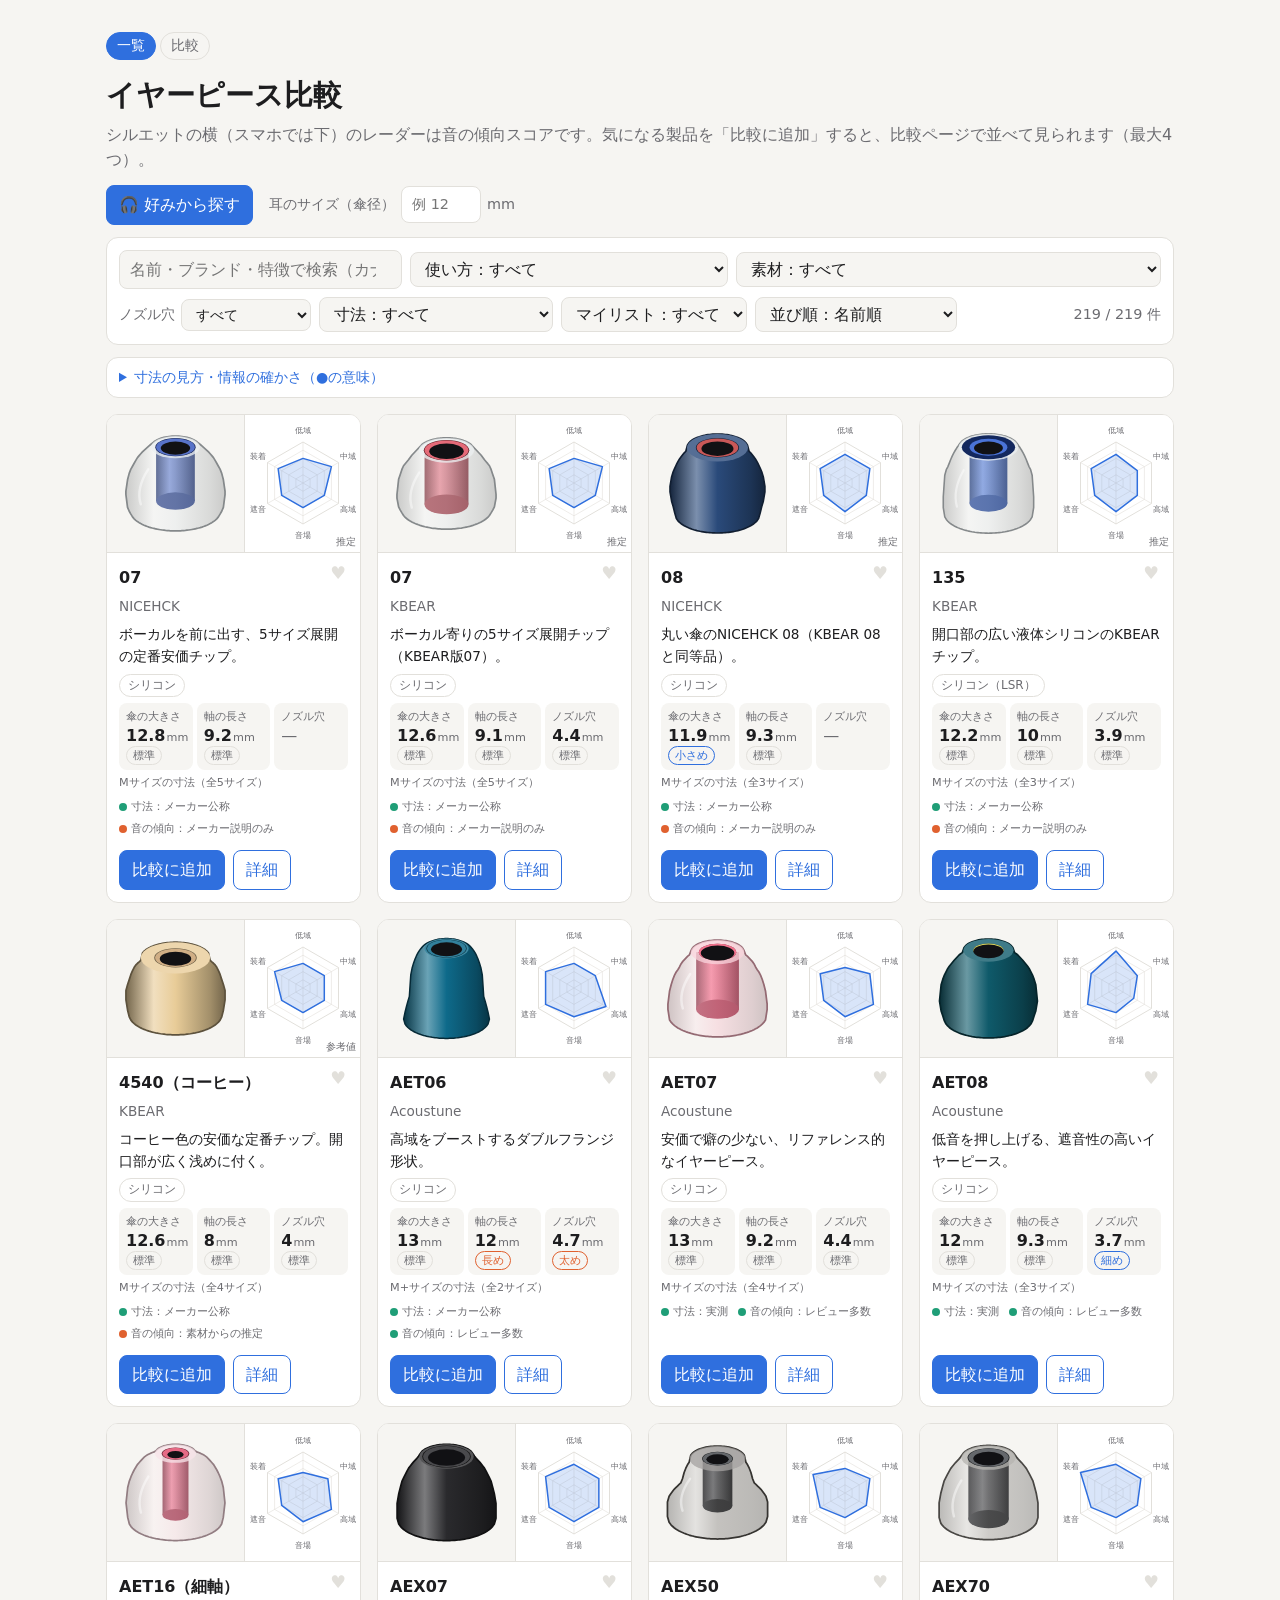
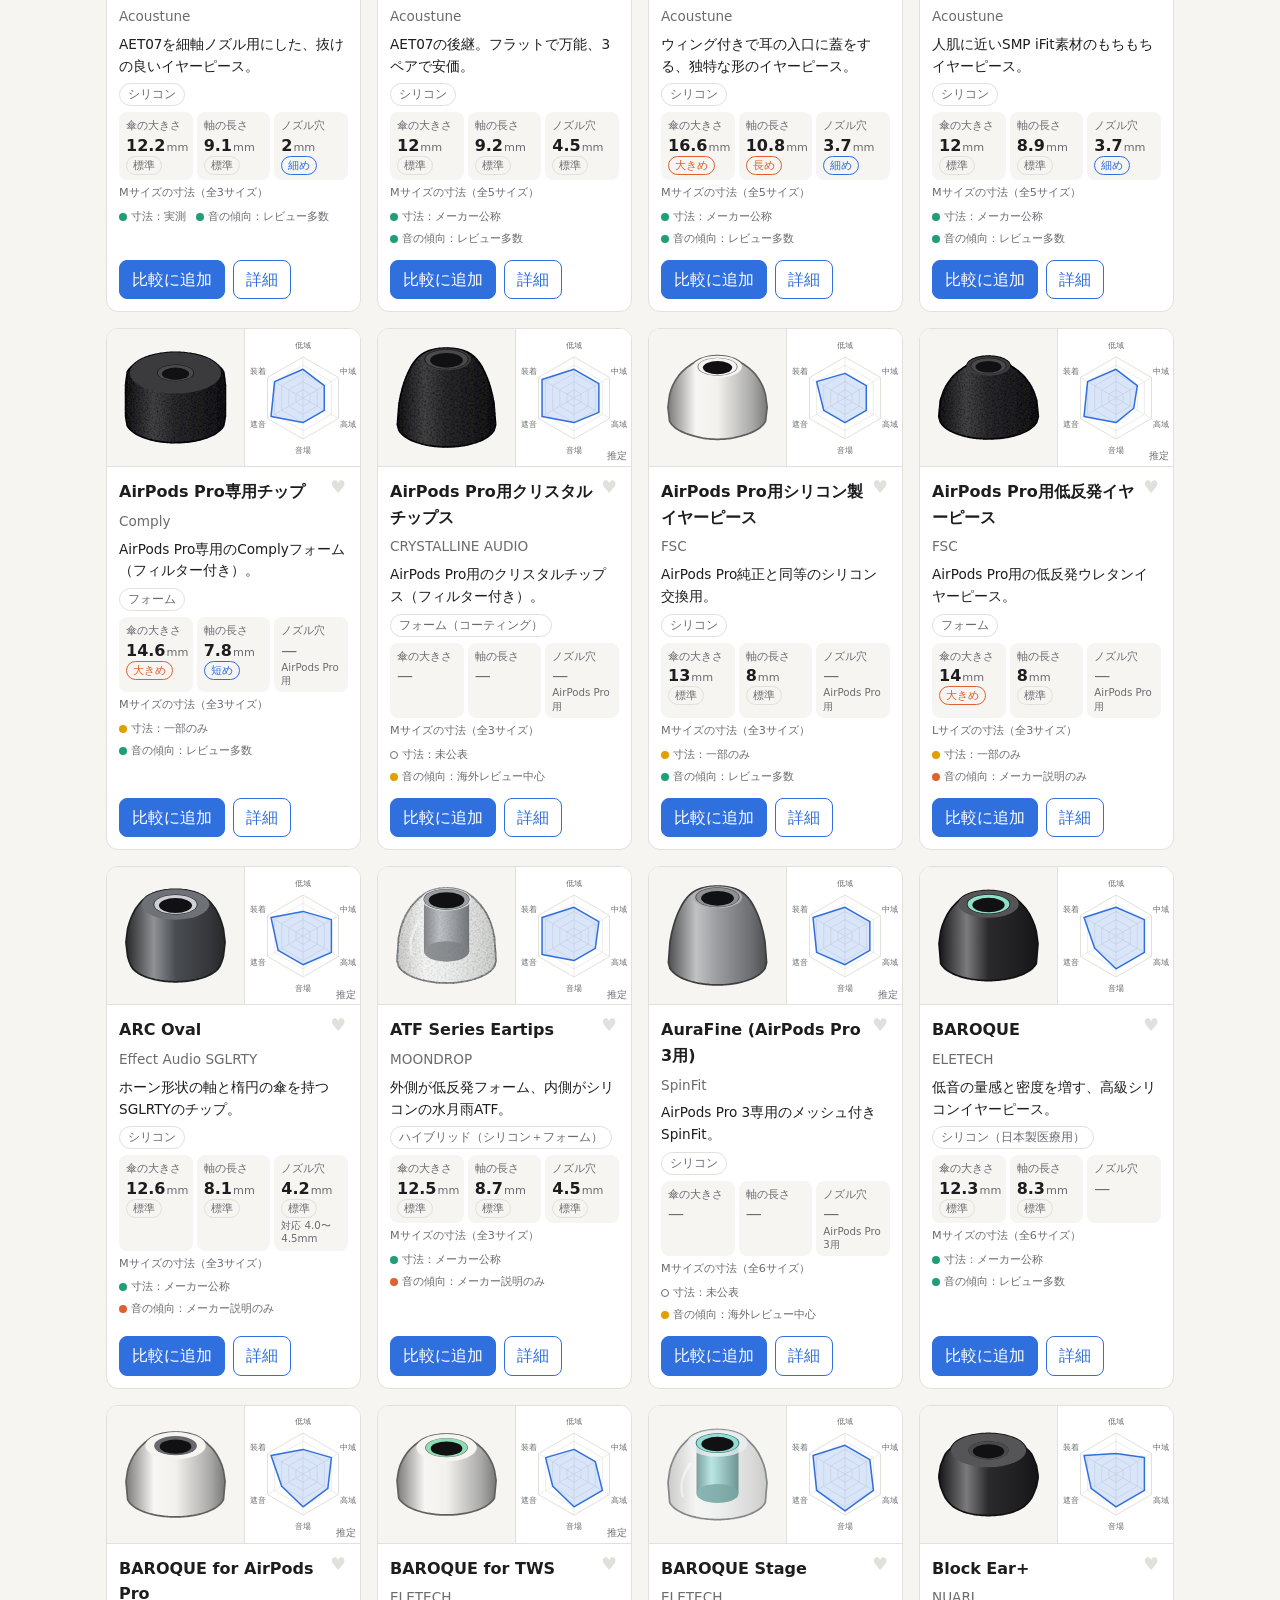
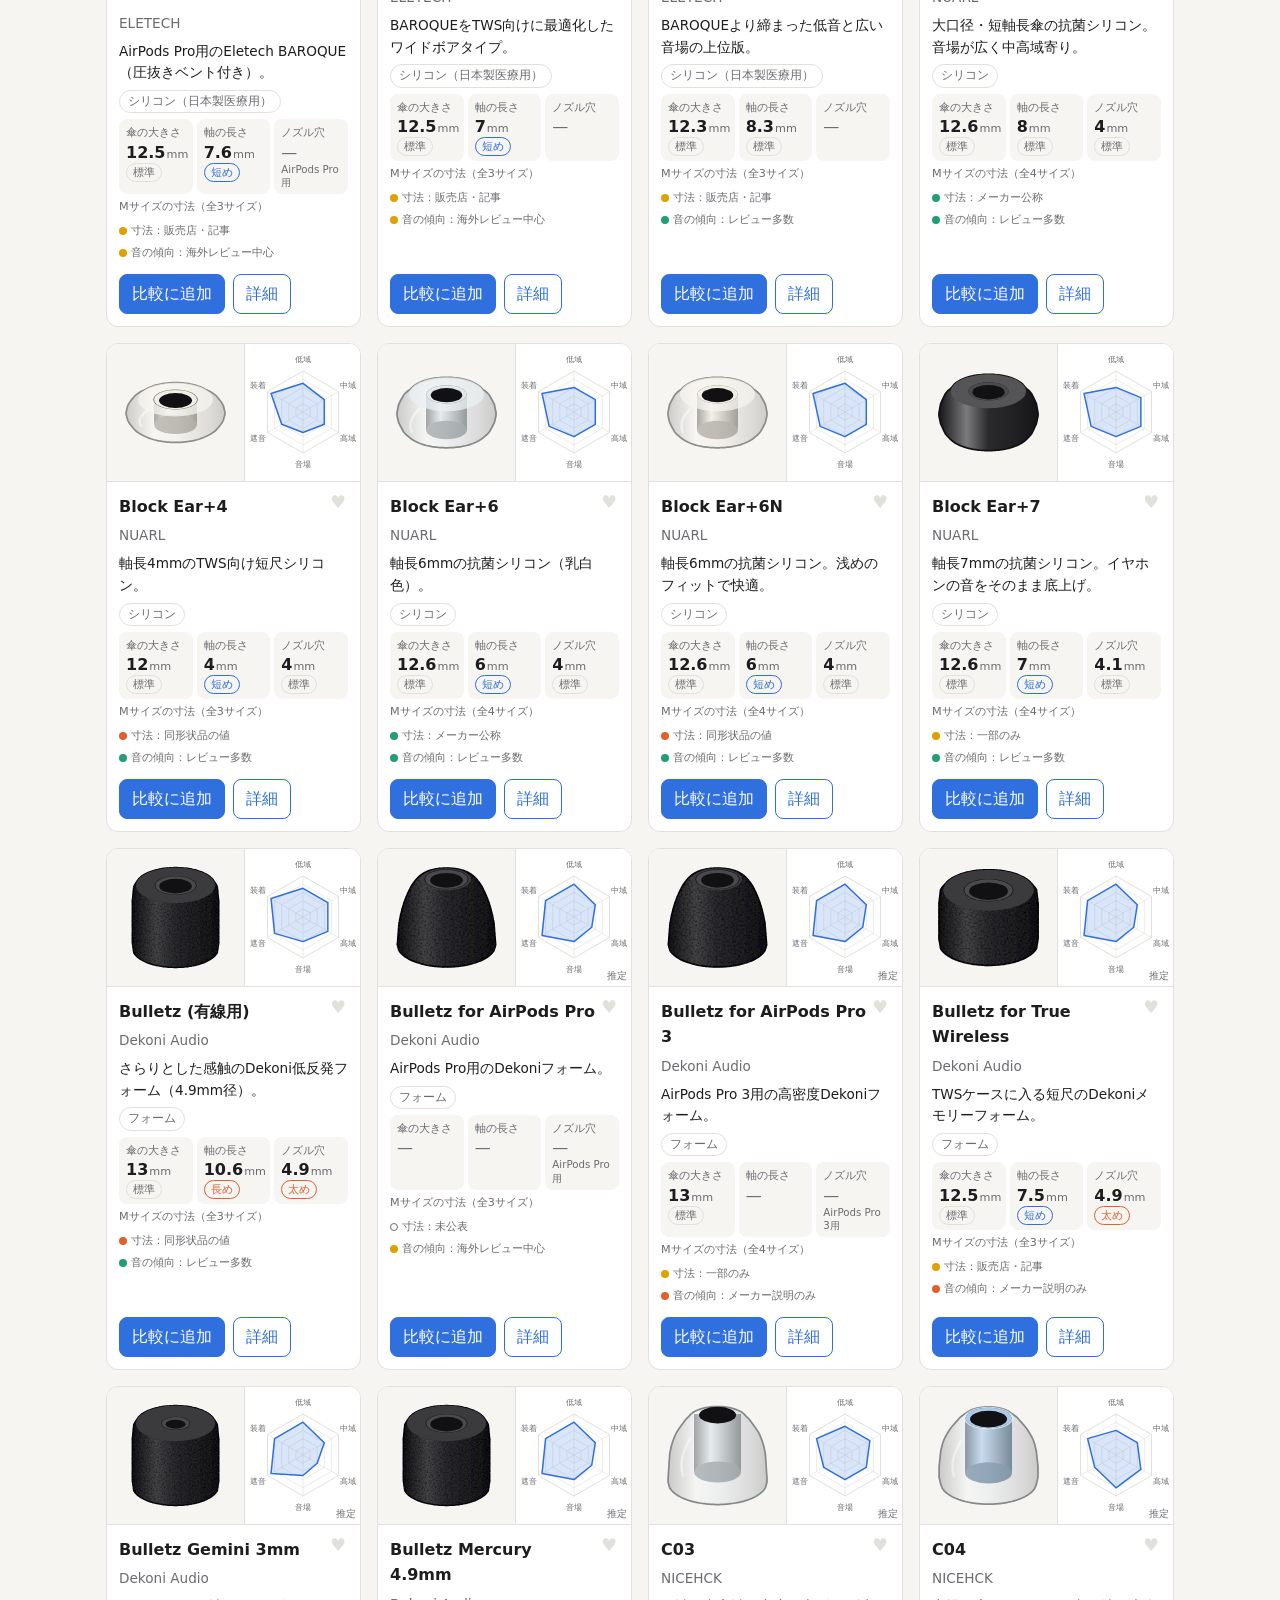
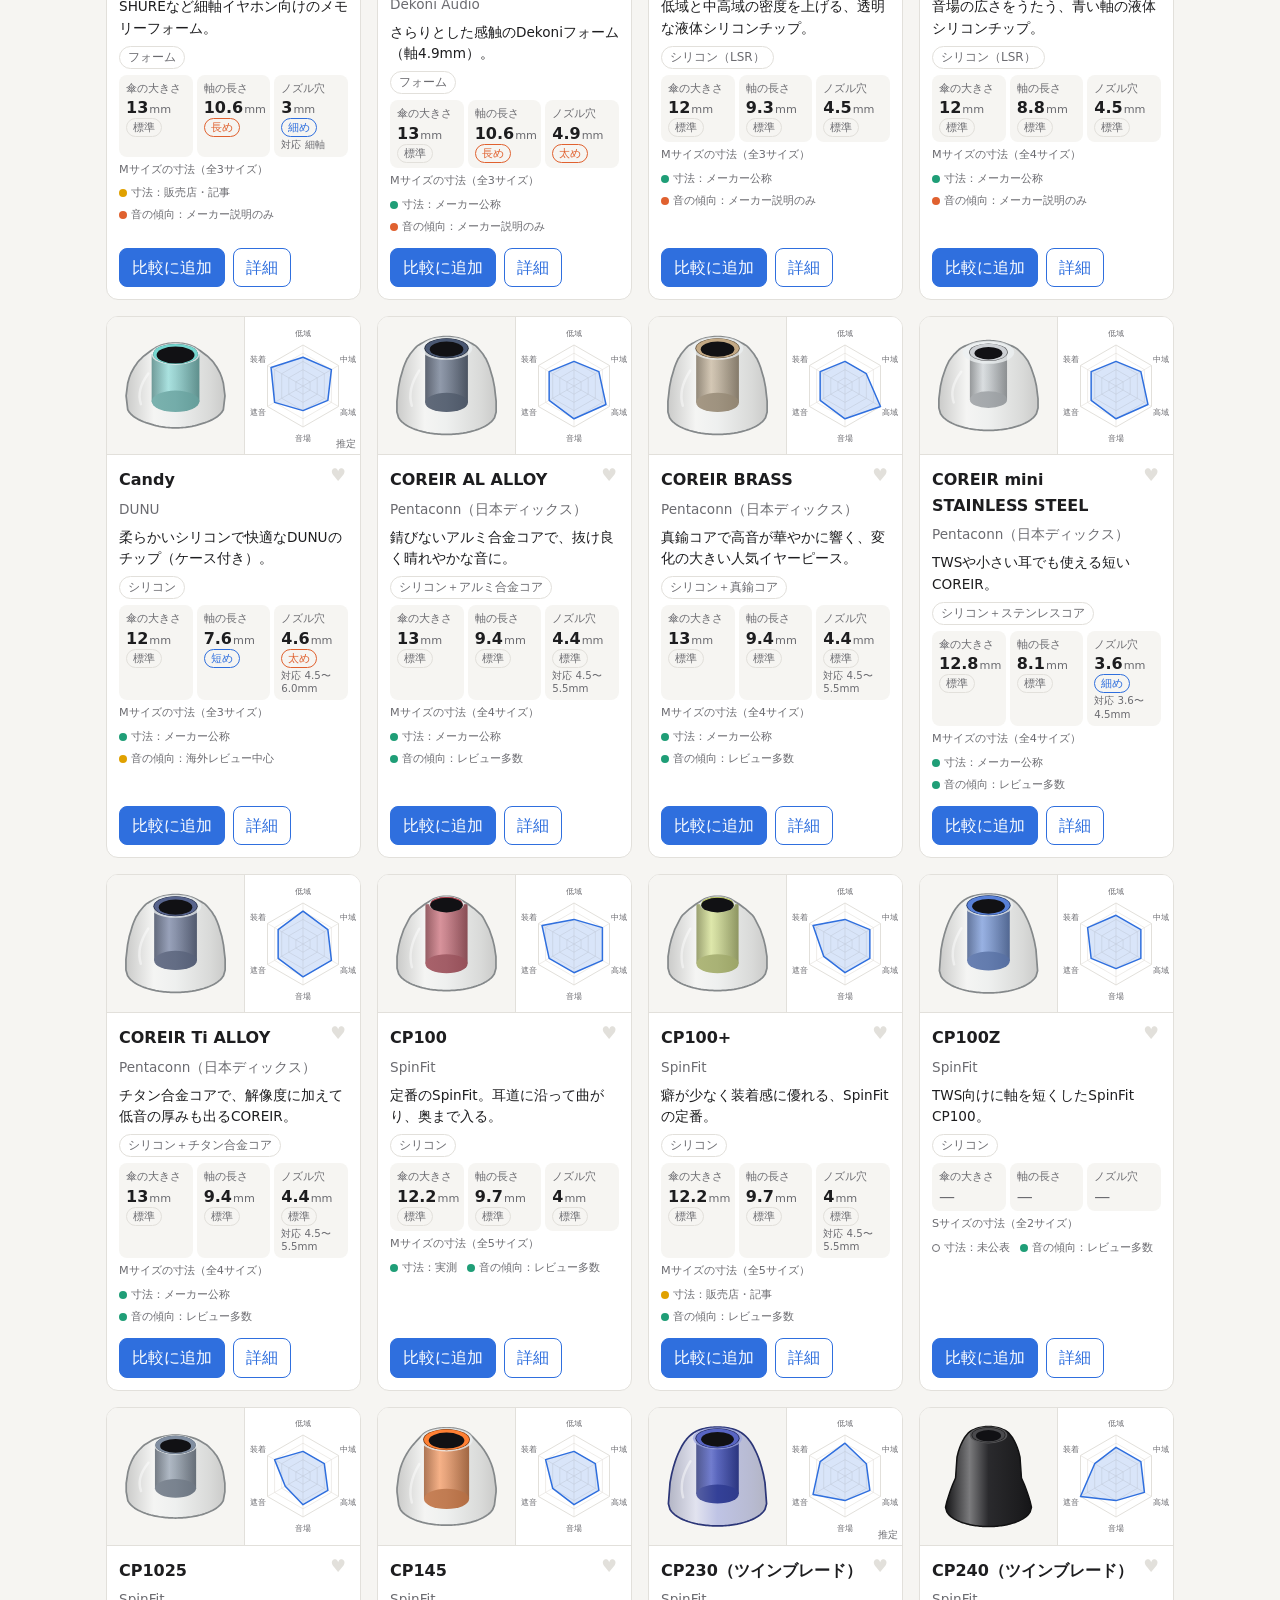
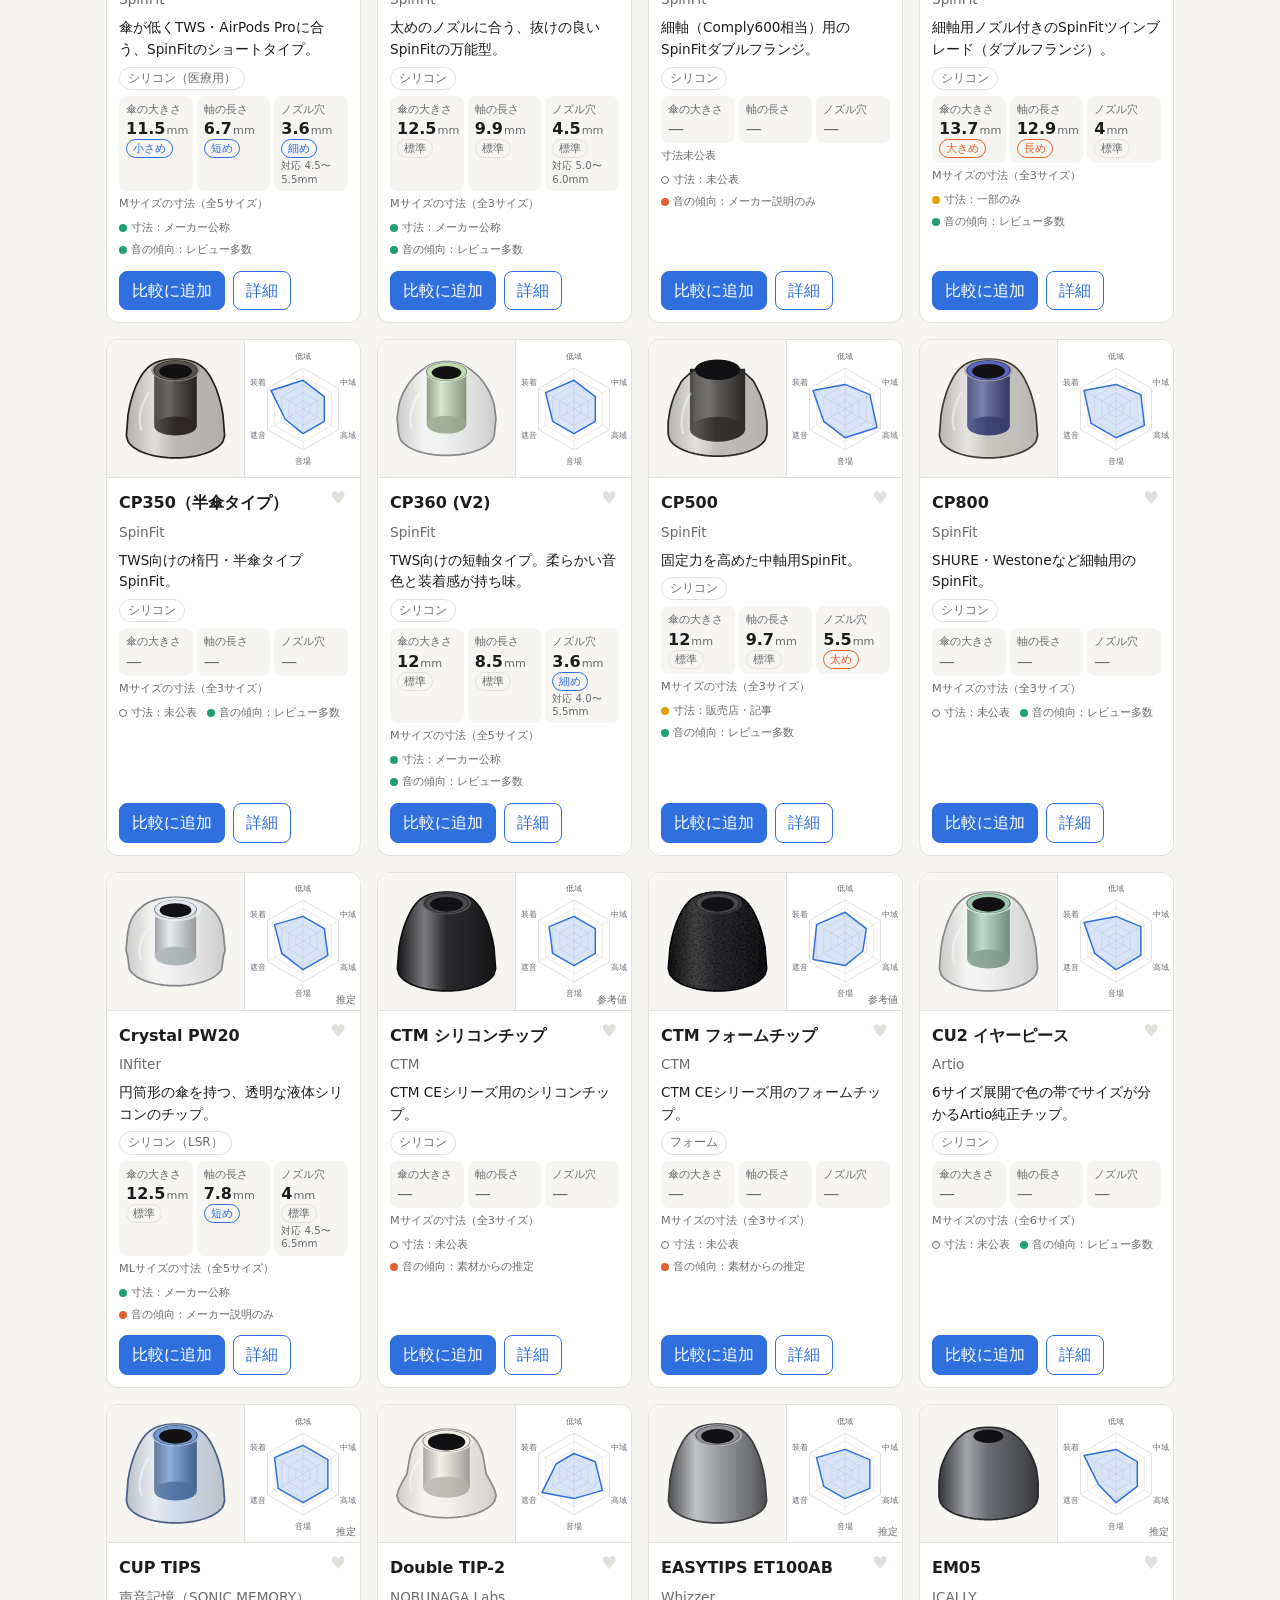
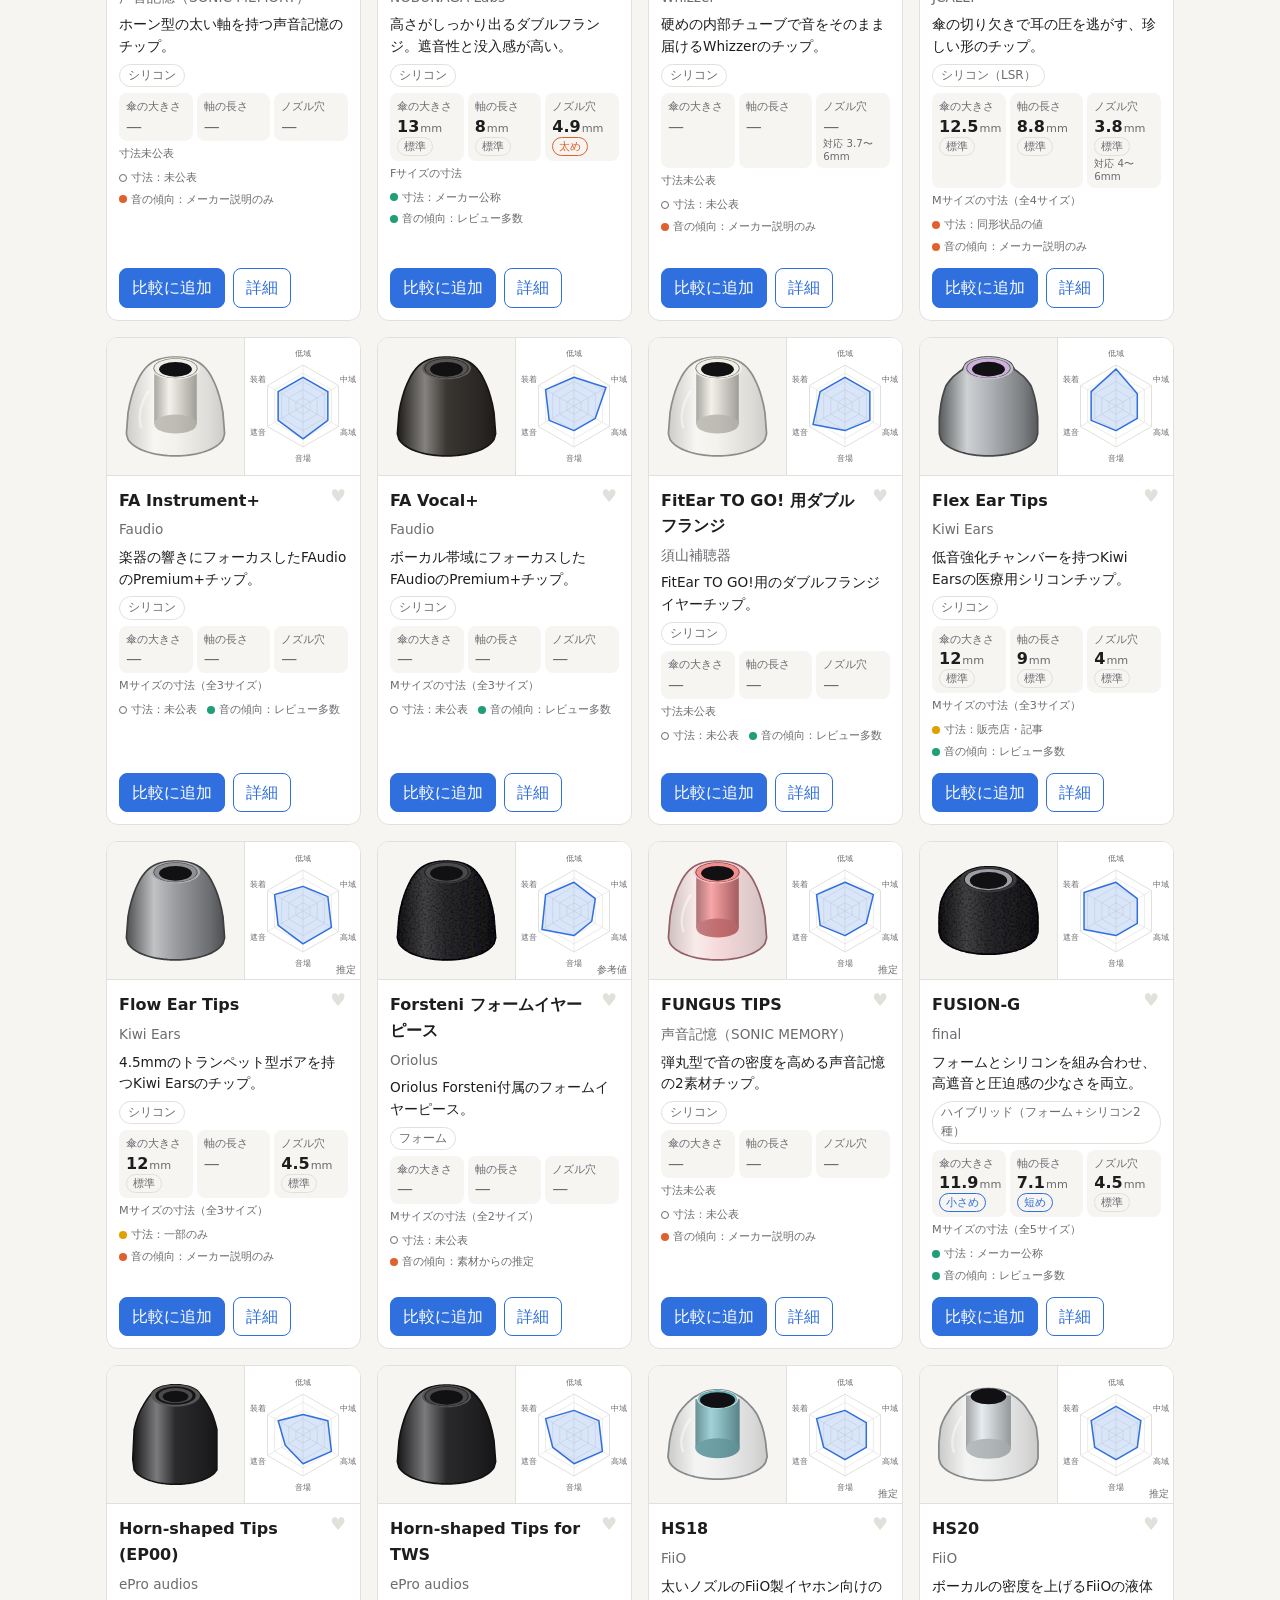
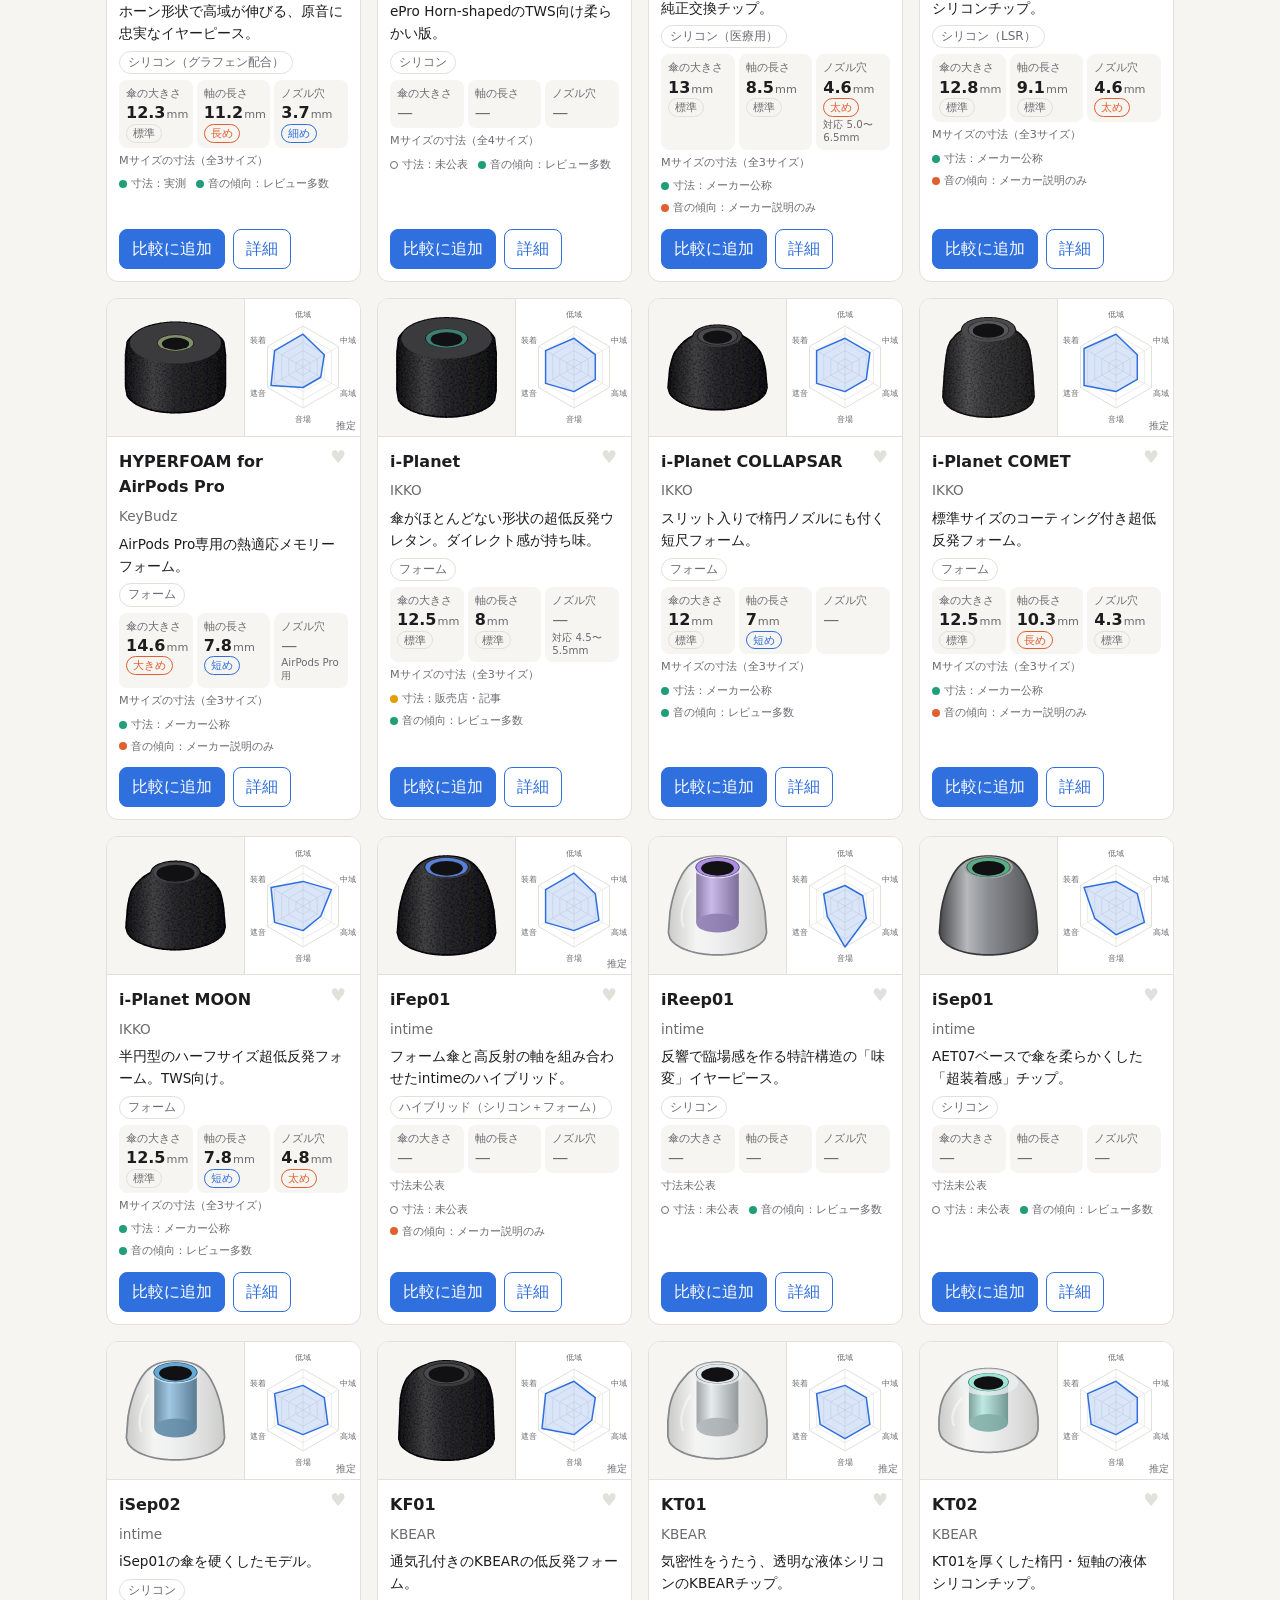
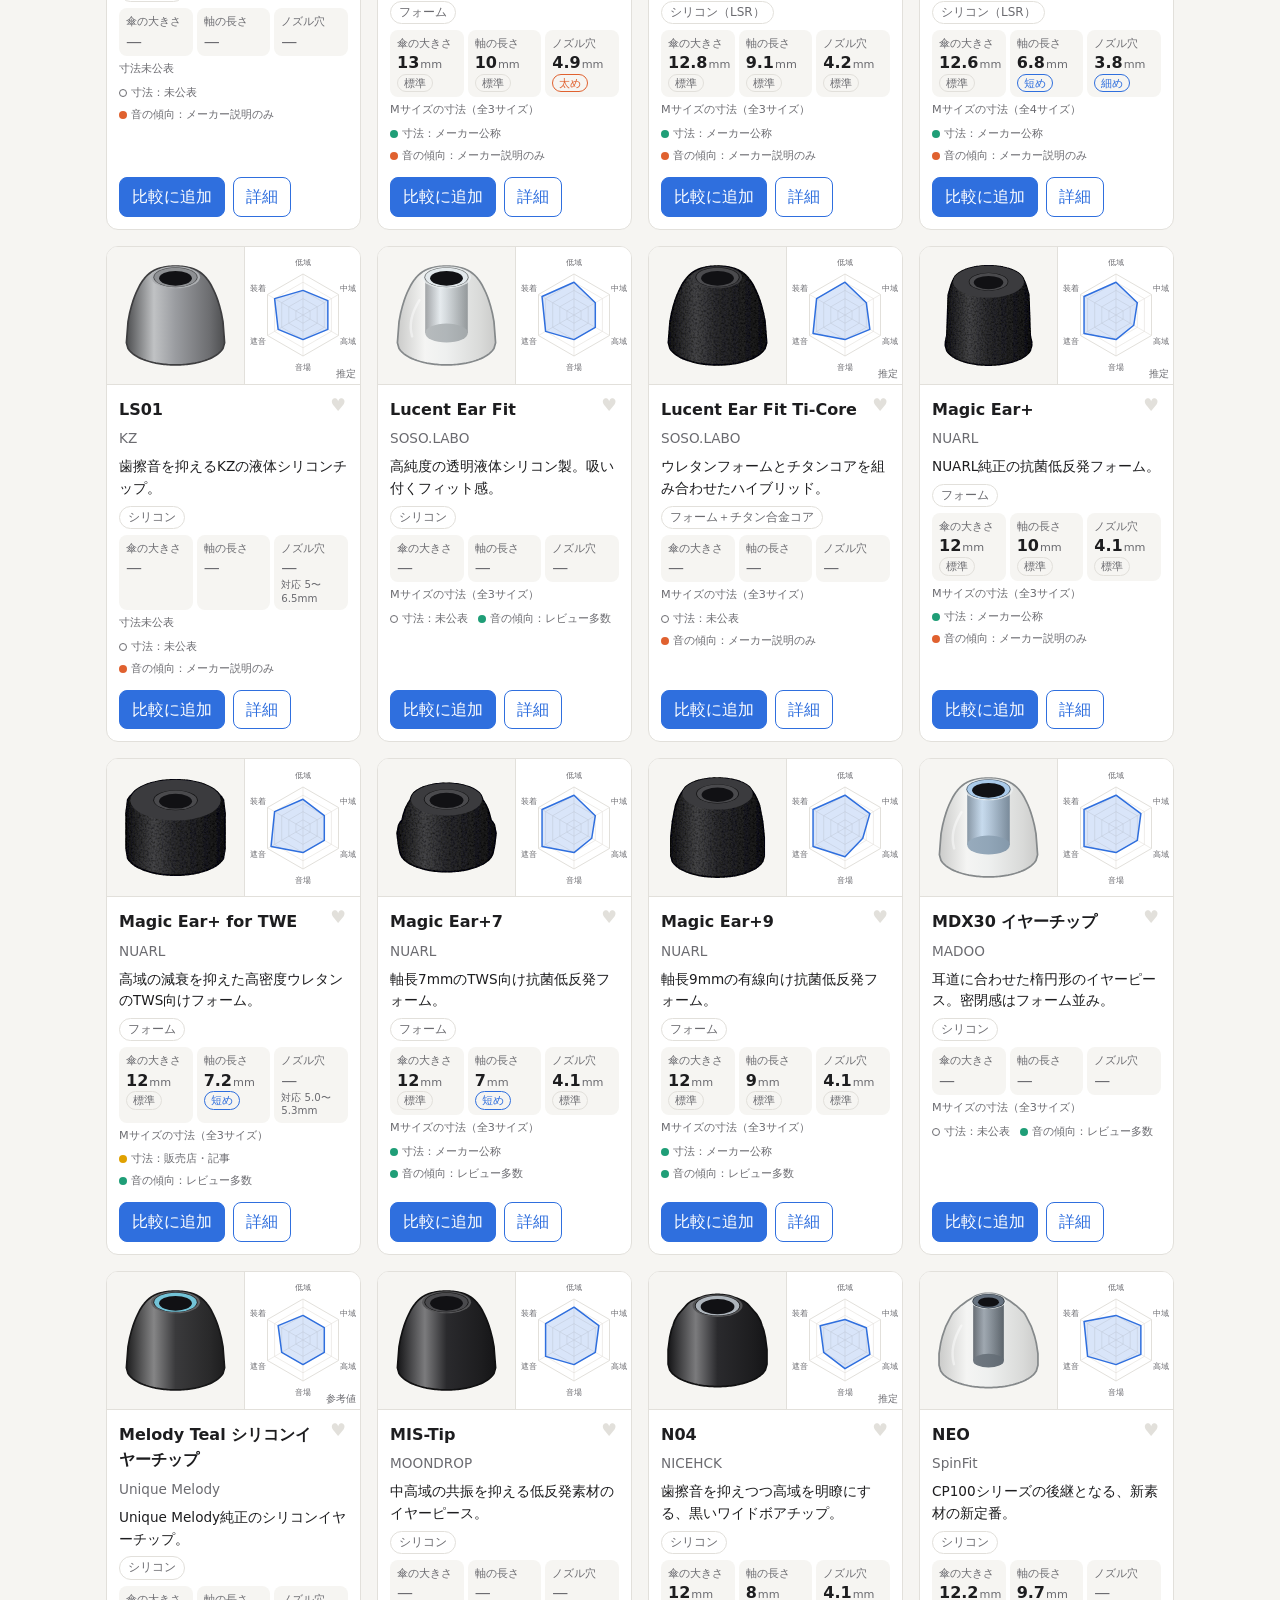
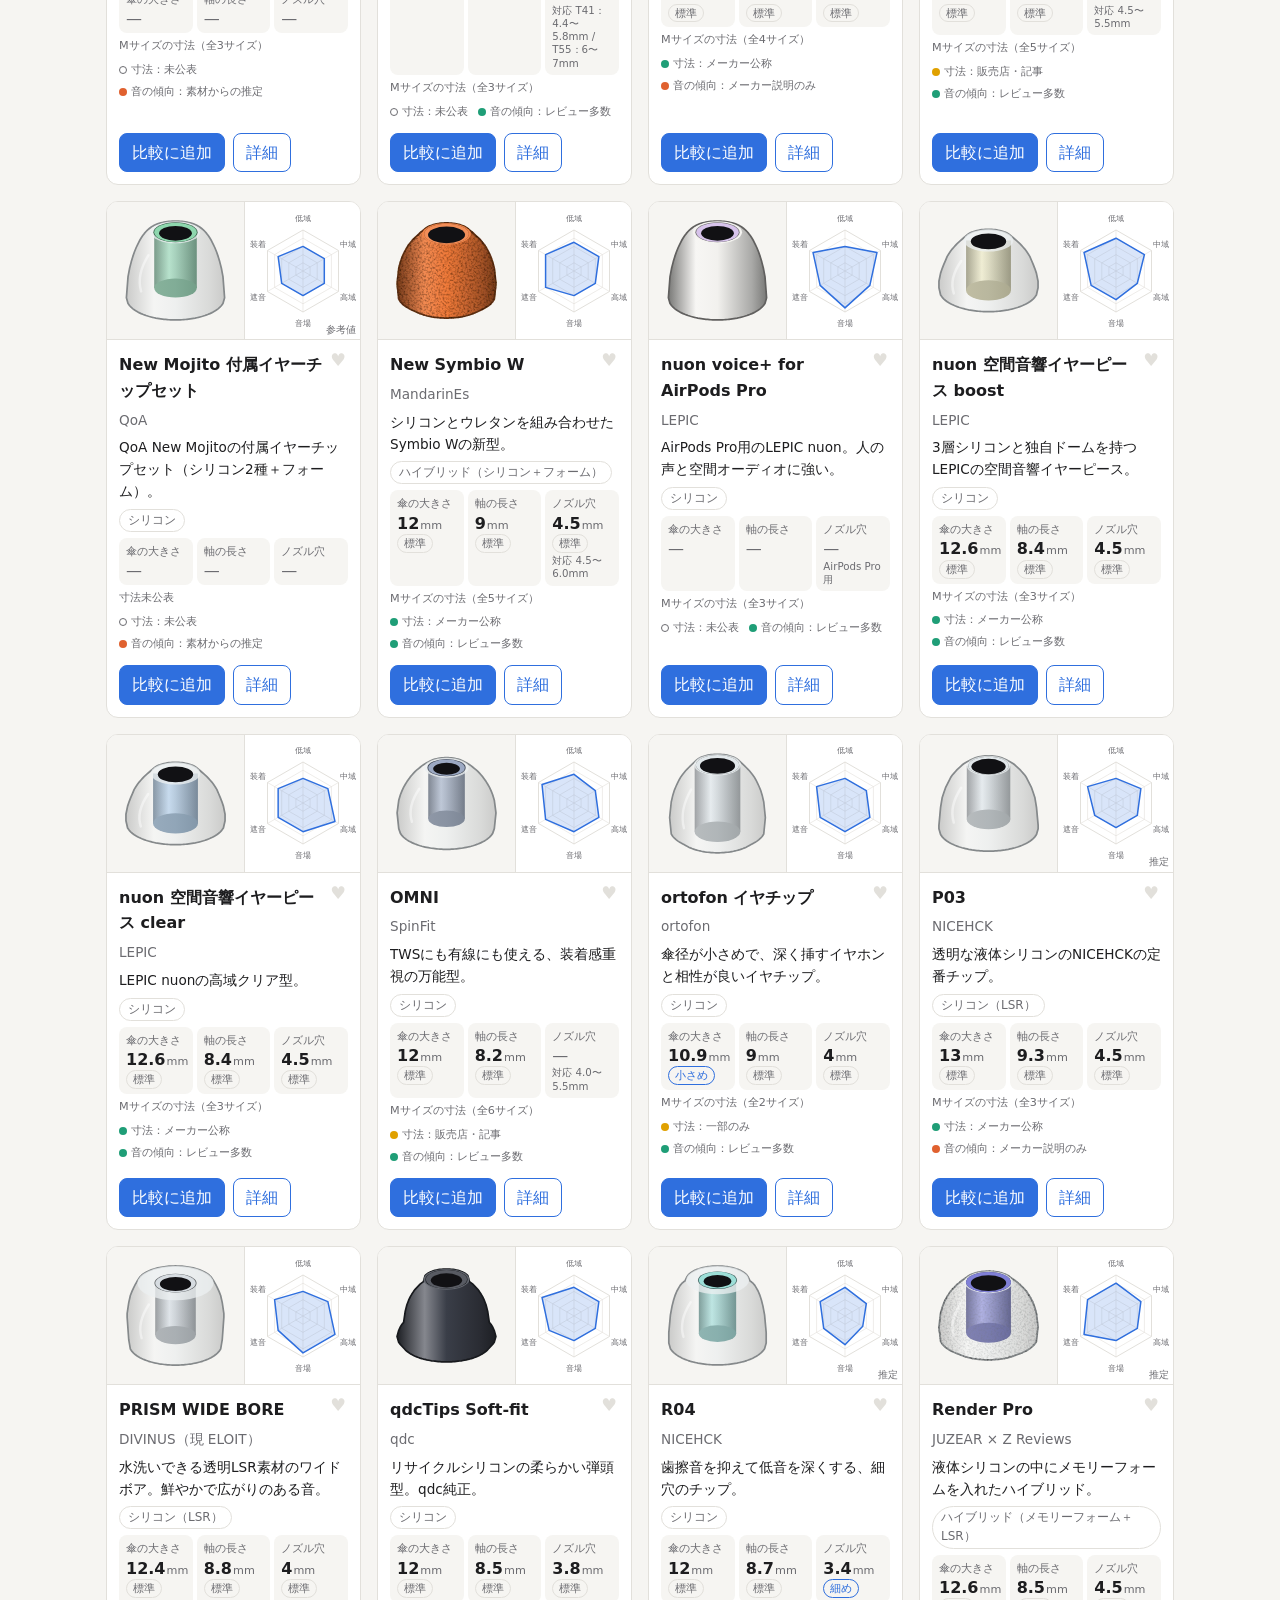
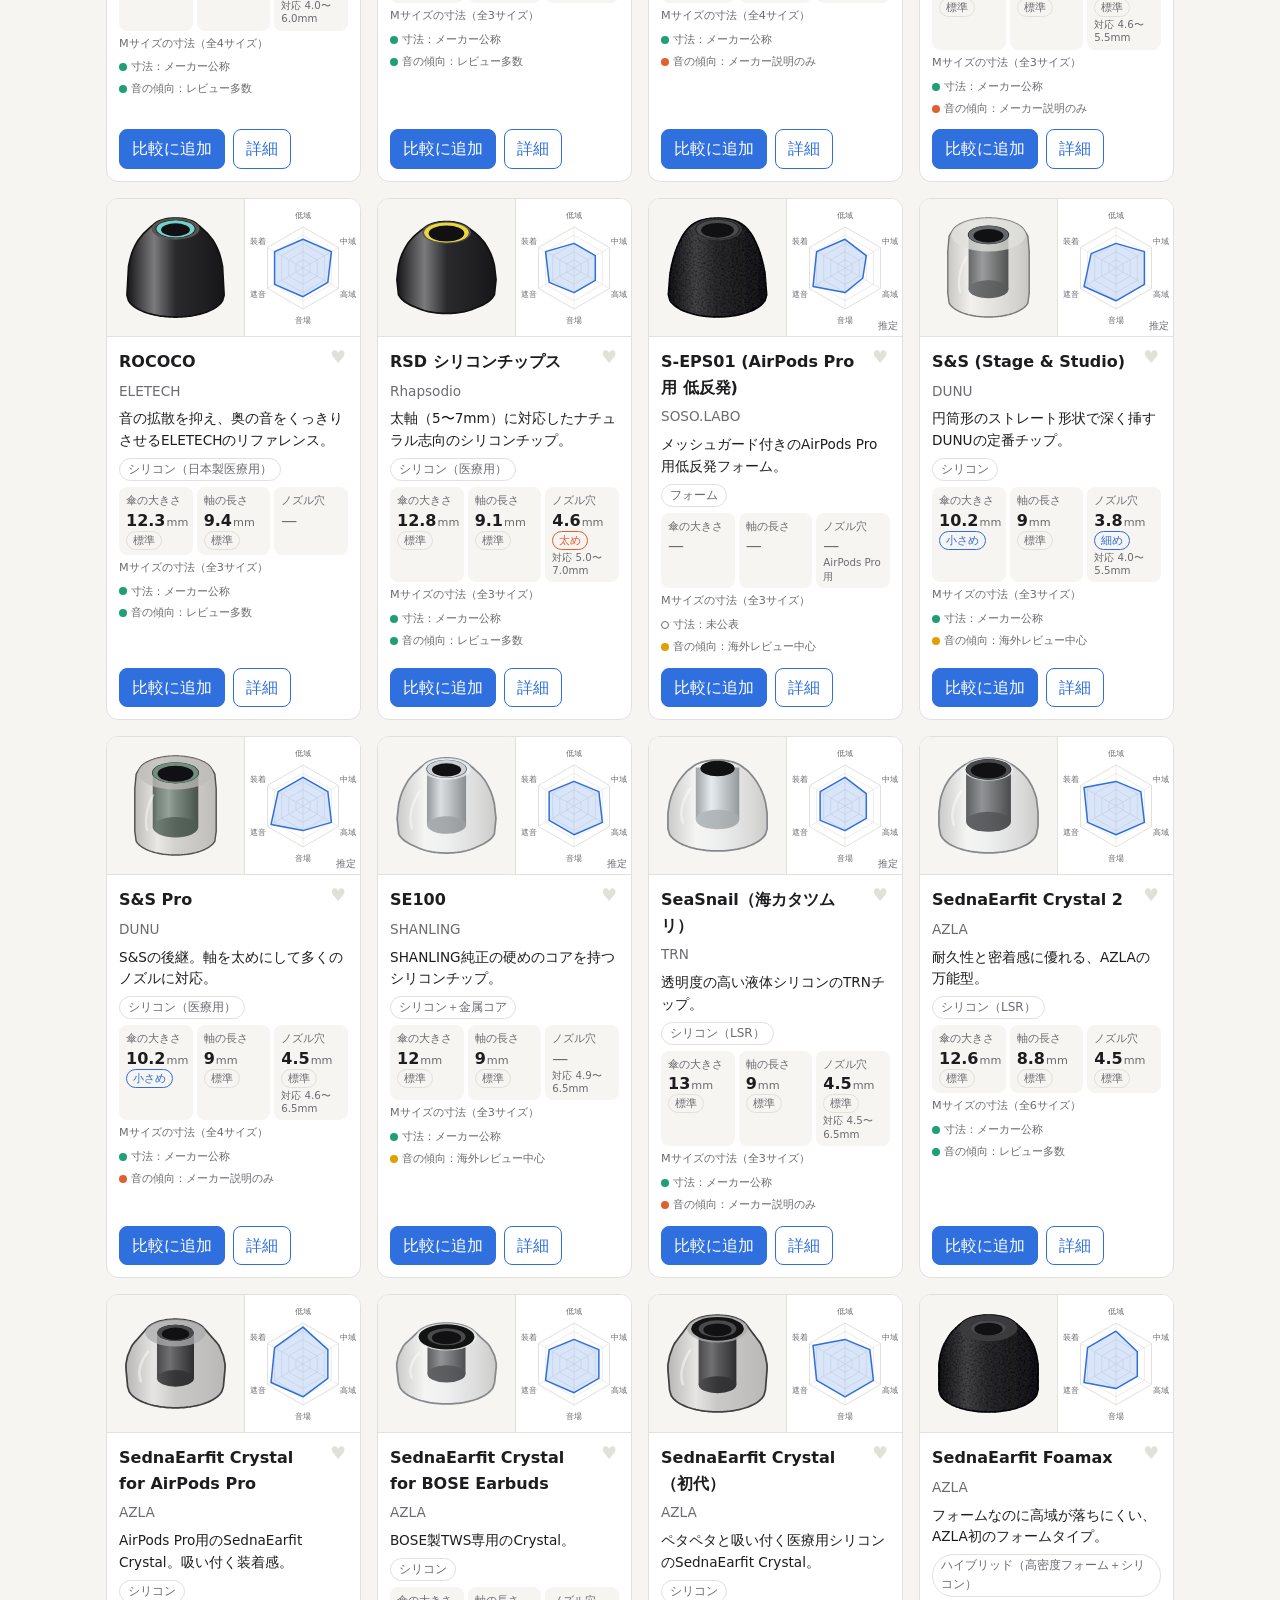
<file: index.html>
<!doctype html>
<html lang="ja">
<head>
  <meta charset="utf-8">
  <meta name="viewport" content="width=device-width, initial-scale=1">
  <title>イヤーピース比較</title>
  <meta name="description" content="イヤーピースのサイズ・特徴・ユーザー評価を比較できるサイト">
  <meta name="theme-color" content="#f6f5f2" media="(prefers-color-scheme: light)">
  <meta name="theme-color" content="#141416" media="(prefers-color-scheme: dark)">
  <meta name="apple-mobile-web-app-title" content="イヤピ比較">
  <meta name="mobile-web-app-capable" content="yes">
  <link rel="icon" href="icon.svg" type="image/svg+xml">
  <link rel="apple-touch-icon" href="icon-180.png">
  <link rel="manifest" href="manifest.webmanifest">
  <link rel="stylesheet" href="style.css?v=37">
</head>
<body>
  <header class="site-header">
    <nav class="site-nav sub-nav"><a href="./" aria-current="page">一覧</a><a href="compare.html">比較</a></nav>
    <h1>イヤーピース比較</h1>
    <p class="lead">シルエットの横（スマホでは下）のレーダーは音の傾向スコアです。気になる製品を「比較に追加」すると、比較ページで並べて見られます（最大4つ）。</p>
    <div class="hero-actions">
      <button id="open-quiz" class="button">🎧 好みから探す</button>
      <label class="cap-input">耳のサイズ（傘径）
        <input id="cap" type="number" min="8" max="18" step="0.5" inputmode="decimal" placeholder="例 12">
        <span>mm</span>
      </label>
      <button id="cap-clear" class="ghost small" hidden>サイズを解除</button>
    </div>
    <p id="cap-note" class="note" hidden></p>
  </header>

  <main>
    <section class="filters" aria-label="絞り込み">
      <input id="q" type="search" placeholder="名前・ブランド・特徴で検索（カナ読みも可）">
      <button id="filter-toggle" class="ghost filter-toggle" type="button" aria-expanded="false" aria-controls="filter-more">絞り込み・並び順</button>
      <div id="filter-more" class="filter-more">
      <select id="use">
        <option value="">使い方：すべて</option>
        <option value="wired">有線イヤホン向け</option>
        <option value="tws">完全ワイヤレス向け（短軸・TWS用）</option>
        <option value="airpods">AirPods 専用</option>
      </select>
      <select id="material"><option value="">素材：すべて</option></select>
      <label class="range">ノズル穴
        <select id="bore">
          <option value="">すべて</option>
          <option value="0-3.9">4.0mm未満</option>
          <option value="4-4.9">4.0〜4.9mm</option>
          <option value="5-99">5.0mm以上</option>
        </select>
      </label>
      <select id="dims">
        <option value="">寸法：すべて</option>
        <option value="yes">シルエット比較できる製品</option>
        <option value="no">寸法未公表の製品</option>
      </select>
      <select id="mine">
        <option value="">マイリスト：すべて</option>
        <option value="fav">♥ お気に入り</option>
        <option value="owned">持っている</option>
        <option value="memo">メモあり</option>
      </select>
      <select id="sort">
        <option value="name">並び順：名前順</option>
      </select>
      </div>
      <span id="count" class="count"></span>
    </section>

    <details class="dim-help">
      <summary>寸法の見方・情報の確かさ（●の意味）</summary>
      <div class="dim-help-body">
        <svg viewBox="0 0 250 130" role="img" aria-label="イヤーピースの寸法の図">
          <path d="M60 40 Q60 18 110 18 Q160 18 160 40 L160 50 L60 50 Z" fill="var(--accent)" fill-opacity=".15" stroke="var(--accent)" stroke-width="2"/>
          <rect x="94" y="50" width="32" height="52" fill="var(--accent)" fill-opacity=".08" stroke="var(--accent)" stroke-width="2"/>
          <rect x="102" y="50" width="16" height="52" fill="none" stroke="var(--muted)" stroke-dasharray="3 2"/>
          <line x1="60" y1="10" x2="160" y2="10" stroke="var(--text)"/><text x="110" y="7" font-size="9" text-anchor="middle" fill="var(--text)">傘の大きさ（傘径）</text>
          <line x1="172" y1="18" x2="172" y2="102" stroke="var(--text)"/><text x="176" y="62" font-size="9" fill="var(--text)">軸の長さ</text><text x="176" y="73" font-size="8" fill="var(--muted)">（全体の高さ）</text>
          <line x1="102" y1="114" x2="118" y2="114" stroke="var(--text)"/><text x="110" y="126" font-size="9" text-anchor="middle" fill="var(--text)">ノズル穴（軸の内径）</text>
        </svg>
        <ul>
          <li><b>傘の大きさ</b>：耳の穴に当たる部分の直径。耳の穴より少し大きいサイズを選ぶと密閉しやすい。上の「耳のサイズ」に入れると、各製品で近いサイズを表示します。</li>
          <li><b>軸の長さ</b>：イヤピース全体の高さ。短いと浅く付いて充電ケースに収まりやすく（完全ワイヤレス向き）、長いと奥まで入って遮音性が上がりやすい。</li>
          <li><b>ノズル穴</b>：イヤホンのノズル（音の出る筒）を差し込む穴の太さ。ノズルより少し細い程度が目安で、細すぎると付けにくく、太すぎると外れやすい。メーカーが対応ノズル径を出している製品は「対応」と表示しています。</li>
          <li>「小さめ・標準・大きめ」は、このサイトに載っている製品の M サイズの中での位置です。</li>
          <li>カードの絵は、寸法と製品の色をもとに描いたイラストです（実物の写真ではありません。一部の製品は詳細画面で商品写真も見られます）。透明な傘は中の軸が透けて見えるように、フォームは表面のざらつきで描き分けています。寸法が未公表の製品は形の目安です。</li>
          <li>カードの「寸法」「音の傾向」の●は情報の確かさです。<span style="color:var(--c3)">●</span>高い（メーカー公称・実測／レビュー多数）、<span style="color:#e0a100">●</span>中くらい（販売店・記事の値、一部のみ／海外レビュー中心）、<span style="color:var(--c2)">●</span>低め（同形状品の値の流用／メーカー説明のみ・素材からの推定）、○は情報なし。音の傾向はどれも測定値ではなく目安です。</li>
        </ul>
      </div>
    </details>

    <section id="list" class="list" aria-label="イヤーピース一覧"></section>
  </main>

  <div id="compare-bar" class="compare-bar" hidden>
    <div class="bar-inner">
      <span class="bar-title">比較 <span id="bar-count"></span></span>
      <div id="bar-items" class="chips"></div>
      <div class="bar-actions">
        <button id="clear" class="ghost">クリア</button>
        <a id="go-compare" class="button" href="compare.html">比較ページへ →</a>
      </div>
    </div>
  </div>

  <dialog id="detail"></dialog>

  <dialog id="quiz" class="quiz">
    <form id="quiz-form" method="dialog">
      <div class="dlg-top"><h2>好みから探す</h2><button type="button" class="dlg-x" id="quiz-x" aria-label="閉じる">×</button></div>
      <fieldset><legend>1. 音をどう変えたい？</legend>
        <label><input type="radio" name="sound" value="bass" checked> 低音を増やしたい</label>
        <label><input type="radio" name="sound" value="mid"> ボーカルを近くしたい</label>
        <label><input type="radio" name="sound" value="treble"> 高音をクリアにしたい</label>
        <label><input type="radio" name="sound" value="stage"> 広がりが欲しい</label>
        <label><input type="radio" name="sound" value="neutral"> なるべく変えたくない</label>
      </fieldset>
      <fieldset><legend>2. 遮音性は？</legend>
        <label><input type="radio" name="iso" value="high"> しっかり遮音したい</label>
        <label><input type="radio" name="iso" value="mid" checked> ほどほどでいい</label>
        <label><input type="radio" name="iso" value="low"> 周りの音も聞きたい</label>
      </fieldset>
      <fieldset><legend>3. 付け心地の悩みは？</legend>
        <label><input type="radio" name="fit" value="pain"> 耳が痛くなる・疲れる</label>
        <label><input type="radio" name="fit" value="fall"> 落ちる・ずれる</label>
        <label><input type="radio" name="fit" value="none" checked> 特にない</label>
      </fieldset>
      <fieldset><legend>4. 使うイヤホンは？</legend>
        <label><input type="radio" name="device" value="wired" checked> 有線イヤホン</label>
        <label><input type="radio" name="device" value="tws"> 完全ワイヤレス</label>
        <label><input type="radio" name="device" value="AirPods Pro"> AirPods Pro（第1・2世代）</label>
        <label><input type="radio" name="device" value="AirPods Pro 3"> AirPods Pro 3</label>
      </fieldset>
      <fieldset><legend>5. 素材は？</legend>
        <label><input type="radio" name="mat" value="any" checked> こだわらない</label>
        <label><input type="radio" name="mat" value="silicone"> シリコン</label>
        <label><input type="radio" name="mat" value="foam"> フォーム</label>
      </fieldset>
      <div class="dialog-actions">
        <button type="button" id="quiz-run">この条件で探す</button>
        <button type="button" class="ghost" id="quiz-close">閉じる</button>
      </div>
      <div id="quiz-result"></div>
    </form>
  </dialog>

  <footer class="site-footer">
    <p>📱 ホーム画面に追加すると、アプリのように開けて、電波が弱くても前回見た内容を表示できます（iPhone：Safariの共有ボタン→「ホーム画面に追加」／Android：Chromeのメニュー→「ホーム画面に追加」）。♥・メモ・耳のサイズはこの端末だけに保存されます。</p>
    <p>カードのレーダーは「音の傾向スコア」です（付属イヤーピース＝3の相対評価）。個人ブログ、X、国内外のレビューサイトや掲示板、メーカー説明などを読んで個人がまとめた目安で、測定値ではなく、特定のレビューの転載でもありません。詳細の「総合評価」も同じく複数の情報をまとめたものです。</p>
    <p>寸法はメーカー公称値を優先し、ない場合は販売店の掲載値・第三者の実測値を使っています。シルエットは寸法どおりの縮尺で、輪郭はメーカー図面から読み取った形です（図面がない製品は同じ形状タイプの平均形）。</p>
    <p>価格・在庫は掲載していません。各製品の「購入先」のリンク先でご確認ください。一覧の絵は寸法から描いたイラストです。AliExpress で扱っている一部の製品は、詳細画面で AliExpress の商品写真（先方のサーバから直接表示）も見られます。<span id="updated"></span></p>
    <p class="disclaimer">掲載している寸法・素材・音の傾向は、公開情報をもとに個人がまとめたもので、正確さや最新であることは保証できません。購入の前に販売店・メーカーの情報をご確認ください。このサイトは個人の非営利サイトで、メーカー・販売店とは関係がありません。製品名・ブランド名は各社の商標です。掲載内容に問題がある場合は <a href="https://github.com/SchallXD/earpiece-compare/issues" target="_blank" rel="noopener">GitHub の Issues</a> からお知らせください。</p>
    <p>© 2026 SchallXD　サイトの文章・データ・プログラムの無断転載・転用を禁じます（製品写真・製品名・引用元の情報の権利は各社・各著者に帰属します）。</p>
  </footer>

  <script src="common.js?v=37"></script>
  <script src="quiz.js?v=37"></script>
  <script src="app.js?v=37"></script>
</body>
</html>
</file>
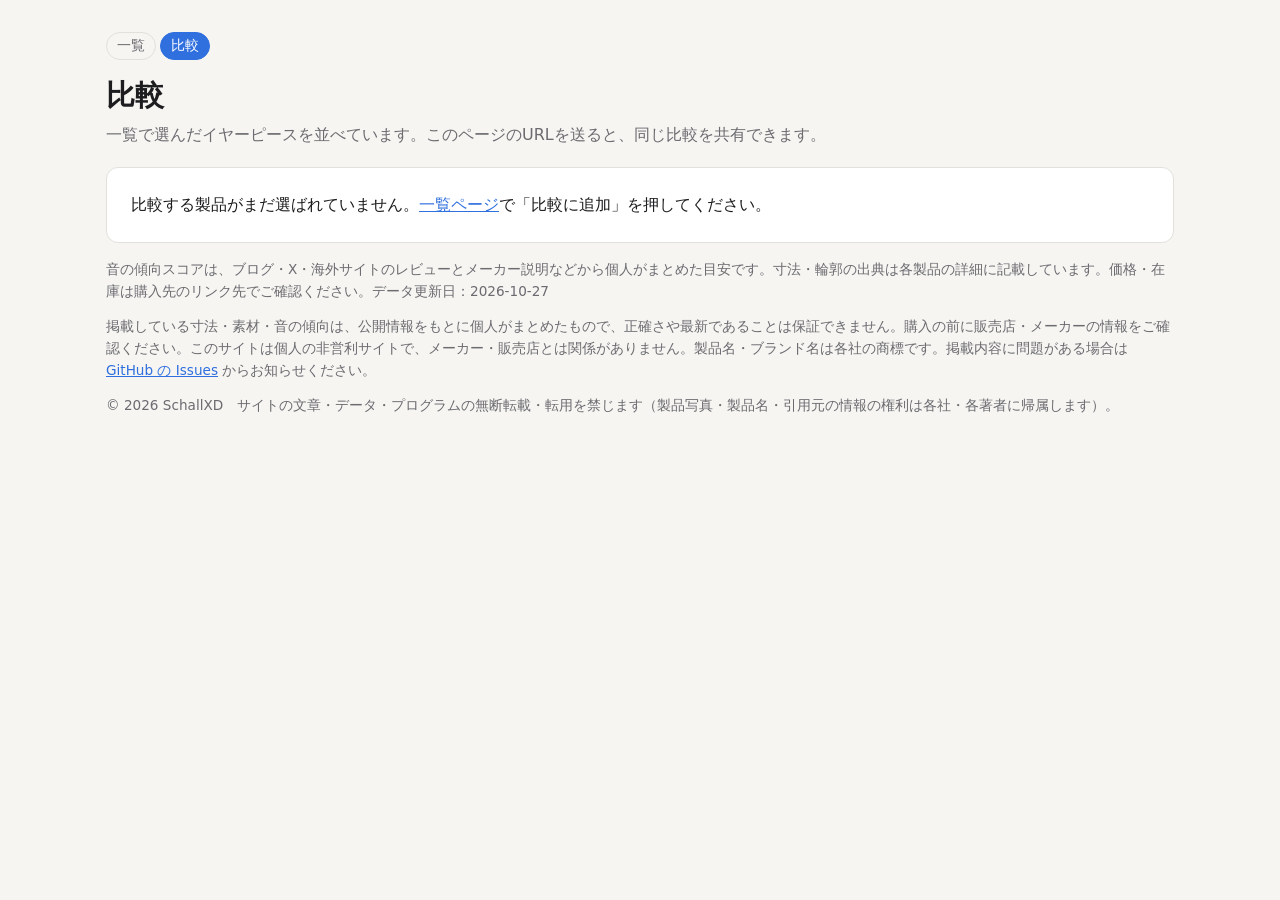
<file: compare.html>
<!doctype html>
<html lang="ja">
<head>
  <meta charset="utf-8">
  <meta name="viewport" content="width=device-width, initial-scale=1">
  <title>イヤーピース比較 - 比較</title>
  <meta name="description" content="選んだイヤーピースの評価・サイズ・仕様を並べて比較">
  <meta name="theme-color" content="#f6f5f2" media="(prefers-color-scheme: light)">
  <meta name="theme-color" content="#141416" media="(prefers-color-scheme: dark)">
  <link rel="icon" href="icon.svg" type="image/svg+xml">
  <link rel="apple-touch-icon" href="icon-180.png">
  <link rel="manifest" href="manifest.webmanifest">
  <link rel="stylesheet" href="style.css?v=37">
</head>
<body>
  <header class="site-header">
    <nav class="site-nav sub-nav"><a href="./">一覧</a><a href="compare.html" aria-current="page">比較</a></nav>
    <h1>比較</h1>
    <p class="lead">一覧で選んだイヤーピースを並べています。このページのURLを送ると、同じ比較を共有できます。</p>
  </header>

  <main>
    <p id="empty" class="empty" hidden>比較する製品がまだ選ばれていません。<a href="./">一覧ページ</a>で「比較に追加」を押してください。</p>

    <section id="compare" class="compare" hidden>
      <div class="compare-head">
        <div id="chips" class="chips"></div>
        <div class="head-actions">
          <a class="button ghost" href="./">← 製品を追加</a>
          <button id="clear" class="ghost">選択をクリア</button>
        </div>
      </div>
      <div class="compare-grid">
        <figure class="panel">
          <figcaption>音の傾向スコア（レビュー・説明から推定）</figcaption>
          <div id="radar" class="radar-svg"></div>
          <p id="rating-note" class="note"></p>
        </figure>
        <figure class="panel">
          <figcaption>サイズ比較（実寸比）</figcaption>
          <div id="size-svg"></div>
          <p class="note">左：横から見た形　右：上から見た傘径と軸径。目盛りは1mm。</p>
        </figure>
      </div>
      <div class="table-wrap"><table id="spec" class="spec"></table></div>
    </section>
  </main>

  <dialog id="detail"></dialog>

  <footer class="site-footer">
    <p>音の傾向スコアは、ブログ・X・海外サイトのレビューとメーカー説明などから個人がまとめた目安です。寸法・輪郭の出典は各製品の詳細に記載しています。価格・在庫は購入先のリンク先でご確認ください。<span id="updated"></span></p>
    <p class="disclaimer">掲載している寸法・素材・音の傾向は、公開情報をもとに個人がまとめたもので、正確さや最新であることは保証できません。購入の前に販売店・メーカーの情報をご確認ください。このサイトは個人の非営利サイトで、メーカー・販売店とは関係がありません。製品名・ブランド名は各社の商標です。掲載内容に問題がある場合は <a href="https://github.com/SchallXD/earpiece-compare/issues" target="_blank" rel="noopener">GitHub の Issues</a> からお知らせください。</p>
    <p>© 2026 SchallXD　サイトの文章・データ・プログラムの無断転載・転用を禁じます（製品写真・製品名・引用元の情報の権利は各社・各著者に帰属します）。</p>
  </footer>

  <script src="common.js?v=37"></script>
  <script src="compare.js?v=37"></script>
</body>
</html>
</file>
<file: style.css>
:root {
  --bg: #f6f5f2;
  --surface: #ffffff;
  --text: #1d1d1f;
  --muted: #6b6b70;
  --line: #e2e0db;
  --accent: #2f6fde;
  --c1: #2f6fde;
  --c2: #e0612f;
  --c3: #1f9e77;
  --c4: #a54fd1;
  --radius: 12px;
}
@media (prefers-color-scheme: dark) {
  :root {
    --bg: #141416;
    --surface: #1e1e22;
    --text: #ececef;
    --muted: #9a9aa2;
    --line: #33333a;
    --accent: #6a9cff;
    --c1: #6a9cff;
    --c2: #ff8a5c;
    --c3: #4cc9a0;
    --c4: #c58af0;
  }
}

* { box-sizing: border-box; }
body {
  margin: 0;
  background: var(--bg);
  color: var(--text);
  font-family: system-ui, -apple-system, "Hiragino Sans", "Yu Gothic UI", sans-serif;
  line-height: 1.6;
}
main, .site-header, .site-footer { max-width: 1100px; margin: 0 auto; padding: 0 16px; }
.site-header { padding-top: 32px; }
.site-header h1 { margin: 0; font-size: 1.8rem; }
.lead { color: var(--muted); margin: 4px 0 20px; }
.site-footer { color: var(--muted); font-size: .85rem; padding-bottom: 32px; }

/* filters */
.filters {
  display: flex; flex-wrap: wrap; gap: 8px; align-items: center;
  background: var(--surface); border: 1px solid var(--line);
  border-radius: var(--radius); padding: 12px; margin-bottom: 20px;
}
.filters input, .filters select {
  font: inherit; color: var(--text); background: var(--bg);
  border: 1px solid var(--line); border-radius: 8px; padding: 6px 10px;
}
#q { flex: 1 1 220px; }
.range { display: flex; gap: 6px; align-items: center; color: var(--muted); font-size: .9rem; }
.count { margin-left: auto; color: var(--muted); font-size: .9rem; }

/* list */
.list { display: grid; grid-template-columns: repeat(auto-fill, minmax(240px, 1fr)); gap: 16px; margin-bottom: 40px; }
.card {
  background: var(--surface); border: 1px solid var(--line); border-radius: var(--radius);
  overflow: hidden; display: flex; flex-direction: column;
}
.card.selected { outline: 2px solid var(--accent); }
.card .thumb {
  aspect-ratio: 4 / 3; background: var(--bg); display: grid; place-items: center;
  cursor: pointer; border: 0; padding: 0; width: 100%;
}
.card .thumb { background: var(--bg); overflow: hidden; }
.card-sil { display: block; width: 100%; height: 100%; }
.card-sil svg { display: block; width: 100%; height: 100%; }
.card .thumb img { width: 100%; height: 100%; object-fit: contain; }

/* 詳細ダイアログの写真ギャラリー */
.gallery { margin: 12px 0; }
.gallery-main { background: var(--bg); border-radius: 8px; aspect-ratio: 4 / 3; display: grid; place-items: center; overflow: hidden; }
.gallery-main { position: relative; }
.gallery-main .card-sil { position: absolute; inset: 0; }
.gallery-main img { width: 100%; height: 100%; object-fit: contain; max-height: none; border-radius: 0; background: #fff; }
.gallery-strip { display: flex; gap: 6px; overflow-x: auto; padding: 8px 0 4px; }
.gthumb { flex: 0 0 64px; height: 64px; padding: 0; border: 2px solid transparent; border-radius: 6px; background: #fff; overflow: hidden; }
.gthumb.on { border-color: var(--accent); }
.gthumb img { width: 100%; height: 100%; object-fit: contain; }
.gthumb .card-sil { background: var(--bg); }
a { color: var(--accent); }
.detail-sil svg { width: 100%; max-width: 360px; height: auto; display: block; }
.card .body { padding: 12px; display: flex; flex-direction: column; gap: 6px; flex: 1; }
.card h3 { margin: 0; font-size: 1rem; }
.brand { color: var(--muted); font-size: .85rem; }
.tags { display: flex; flex-wrap: wrap; gap: 4px; }
.tag { font-size: .75rem; border: 1px solid var(--line); border-radius: 99px; padding: 1px 8px; color: var(--muted); }
.tag.sample { border-color: var(--c2); color: var(--c2); }
.card .actions { display: flex; gap: 8px; margin-top: auto; padding-top: 6px; }

button {
  font: inherit; cursor: pointer; border-radius: 8px; padding: 6px 12px;
  border: 1px solid var(--accent); background: var(--accent); color: #fff;
}
button.ghost { background: transparent; color: var(--accent); }
button:disabled { opacity: .4; cursor: not-allowed; }

/* compare */
.compare {
  background: var(--surface); border: 1px solid var(--line); border-radius: var(--radius);
  padding: 16px; margin-bottom: 24px;
}
.compare-head { display: flex; justify-content: space-between; align-items: center; }
.compare-head h2 { margin: 0; font-size: 1.2rem; }
.chips { display: flex; flex-wrap: wrap; gap: 8px; margin: 12px 0; }
.chip {
  display: flex; align-items: center; gap: 6px; border: 1px solid var(--line);
  border-radius: 99px; padding: 2px 4px 2px 10px; font-size: .9rem;
}
.chip .dot { width: 10px; height: 10px; border-radius: 50%; }
.chip select { font: inherit; font-size: .8rem; background: var(--bg); color: var(--text); border: 1px solid var(--line); border-radius: 6px; }
.chip button { padding: 0 8px; border: 0; background: transparent; color: var(--muted); }
.compare-grid { display: grid; grid-template-columns: repeat(auto-fit, minmax(min(320px, 100%), 1fr)); gap: 16px; }
.panel { margin: 0; border: 1px solid var(--line); border-radius: var(--radius); padding: 12px; min-width: 0; }
.panel figcaption { font-weight: 600; margin-bottom: 8px; }
.radar-wrap { position: relative; width: 100%; max-width: 420px; margin: 0 auto; aspect-ratio: 1; }
#size-svg svg { width: 100%; height: auto; display: block; }
.note { color: var(--muted); font-size: .8rem; margin: 8px 0 0; }

.table-wrap { overflow-x: auto; margin-top: 16px; }
table { border-collapse: collapse; width: 100%; font-size: .9rem; }
th, td { border-bottom: 1px solid var(--line); padding: 6px 8px; text-align: left; vertical-align: top; }
th { color: var(--muted); font-weight: 500; white-space: nowrap; }

/* dialog */
dialog {
  border: 1px solid var(--line); border-radius: var(--radius); background: var(--surface); color: var(--text);
  max-width: 560px; width: calc(100% - 32px); padding: 20px;
}
dialog::backdrop { background: rgb(0 0 0 / .5); }
dialog h2 { margin: 0 0 4px; }
dialog ul { padding-left: 1.2em; }
dialog dl { display: grid; grid-template-columns: auto 1fr; gap: 4px 12px; }
dialog dt { color: var(--muted); }
dialog dd { margin: 0; }
.dialog-actions { display: flex; justify-content: flex-end; gap: 8px; margin-top: 12px; }

@media (max-width: 600px) {
  .site-header { padding-top: 20px; }
  .site-header h1 { font-size: 1.5rem; }
  /* iPhone は 16px 未満の入力欄にフォーカスすると自動ズームするため */
  .filters input, .filters select, .chip select { font-size: 16px; }
  .filters > * { flex: 1 1 calc(50% - 8px); }
  #q { flex-basis: 100%; }
  .count { margin-left: 0; width: 100%; }
  .list { grid-template-columns: repeat(2, 1fr); gap: 10px; }
  .card .body { padding: 10px; }
  .card .actions { flex-direction: column; }
  button { padding: 8px 12px; }
  .compare { padding: 12px; }
  dialog { padding: 16px; max-height: 90dvh; }
}
@media (max-width: 360px) {
  .list { grid-template-columns: 1fr; }
}

.nodims { display: grid; place-items: center; width: 100%; height: 100%; color: var(--muted); font-size: .85rem; background: var(--bg); }

/* ナビゲーション */
.site-nav { display: flex; gap: 4px; margin-bottom: 12px; }
.site-nav a { text-decoration: none; color: var(--muted); padding: 4px 12px; border-radius: 99px; border: 1px solid var(--line); }
.site-nav a[aria-current="page"] { background: var(--accent); border-color: var(--accent); color: #fff; }
a.button { display: inline-block; text-decoration: none; border-radius: 8px; padding: 6px 12px; border: 1px solid var(--accent); background: var(--accent); color: #fff; }
a.button.ghost { background: transparent; color: var(--accent); }

/* カード：写真＋評価レーダー */
.card .thumbs { display: grid; grid-template-columns: 1fr 116px; background: var(--bg); border-bottom: 1px solid var(--line); }
.card .thumbs .thumb { aspect-ratio: 1; }
.card-radar { display: grid; place-items: center; background: var(--surface); border-left: 1px solid var(--line); }
.card-radar svg { width: 112px; height: 112px; }
.card-radar.empty { color: var(--muted); font-size: .7rem; text-align: center; padding: 4px; }
.meta { font-size: .85rem; }
.rating { color: #e0a100; font-weight: 600; }
.rating small { color: var(--muted); font-weight: 400; }
.rating.none { color: var(--muted); font-weight: 400; font-size: .8rem; }
.card-summary { margin: 0; font-size: .85rem; color: var(--text); display: -webkit-box; -webkit-line-clamp: 3; -webkit-box-orient: vertical; overflow: hidden; }

/* 一覧下部の比較バー */
.compare-bar { position: sticky; bottom: 0; z-index: 5; background: var(--surface); border-top: 1px solid var(--line); box-shadow: 0 -4px 16px rgb(0 0 0 / .08); }
.bar-inner { max-width: 1100px; margin: 0 auto; padding: 8px 16px; display: flex; flex-wrap: wrap; align-items: center; gap: 8px; }
.bar-title { font-weight: 600; }
.bar-inner .chips { margin: 0; flex: 1; }
.bar-actions { display: flex; gap: 8px; margin-left: auto; }

/* 比較ページ */
.empty { background: var(--surface); border: 1px solid var(--line); border-radius: var(--radius); padding: 24px; }
.compare-head { flex-wrap: wrap; gap: 8px; }
.head-actions { display: flex; gap: 8px; }
.linklike { background: none; border: 0; padding: 0; color: var(--text); text-decoration: underline dotted; }
.radar-svg svg { width: 100%; max-width: 380px; display: block; margin: 0 auto; }
.legend { display: flex; flex-wrap: wrap; gap: 6px 12px; font-size: .8rem; margin-top: 6px; }
.legend i { display: inline-block; width: 10px; height: 10px; border-radius: 50%; margin-right: 4px; }
.spec td { min-width: 140px; }
.spec-photo { width: 120px; aspect-ratio: 1; background: #fff; border-radius: 8px; overflow: hidden; display: grid; place-items: center; }
.spec-photo img { width: 100%; height: 100%; object-fit: contain; }

/* 詳細ダイアログの評価 */
.summary { font-size: .95rem; }
.detail-rating { display: grid; grid-template-columns: 240px 1fr; gap: 12px; align-items: center; }
.detail-radar svg { width: 100%; }
.big-rating { font-size: 1.4rem; color: #e0a100; margin: 0; font-weight: 700; }
.big-rating small { font-size: .85rem; color: var(--muted); font-weight: 400; }
.bands th, .bands td { padding: 2px 8px; }

@media (max-width: 600px) {
  .card .thumbs { grid-template-columns: 1fr; }
  .card-radar { border-left: 0; border-top: 1px solid var(--line); padding: 4px 0; }
  .detail-rating { grid-template-columns: 1fr; }
  .bar-actions { width: 100%; }
  .bar-actions a.button { flex: 1; text-align: center; }
}

/* 好みから探す・耳のサイズ */
.hero-actions { display: flex; flex-wrap: wrap; align-items: center; gap: 8px 16px; margin: -8px 0 12px; }
.cap-input { display: flex; align-items: center; gap: 6px; color: var(--muted); font-size: .9rem; }
.cap-input input { width: 80px; font: inherit; color: var(--text); background: var(--surface); border: 1px solid var(--line); border-radius: 8px; padding: 6px 10px; }
button.small { padding: 3px 10px; font-size: .85rem; }
#cap-note { margin: -4px 0 12px; }
.quiz fieldset { border: 1px solid var(--line); border-radius: 8px; margin: 10px 0; padding: 8px 12px; display: flex; flex-wrap: wrap; gap: 4px 14px; }
.quiz legend { font-weight: 600; padding: 0 4px; }
.quiz label { display: flex; align-items: center; gap: 4px; }
.quiz-hit { display: flex; align-items: center; gap: 8px; margin: 8px 0; }
.quiz-hit .mini { flex: 1; }

/* 似ている製品などの小さいカード */
.mini-list { display: grid; gap: 8px; margin-top: 8px; }
.mini { display: flex; align-items: center; gap: 10px; text-align: left; background: var(--bg); color: var(--text); border: 1px solid var(--line); border-radius: 8px; padding: 6px; width: 100%; }
.mini-photo { flex: 0 0 56px; height: 56px; background: #fff; border-radius: 6px; overflow: hidden; display: grid; place-items: center; }
.mini-photo img { width: 100%; height: 100%; object-fit: contain; }
.mini-photo svg { width: 100%; height: 100%; }
.mini-body { display: flex; flex-direction: column; min-width: 0; }
.mini-body strong { font-size: .9rem; overflow: hidden; text-overflow: ellipsis; white-space: nowrap; }
.mini-body small { color: var(--muted); font-size: .78rem; }
.cheap { font-style: normal; font-size: .75rem; color: var(--c3); font-weight: 600; }

/* お気に入り・メモ */
.card h3 { display: flex; justify-content: space-between; gap: 4px; align-items: flex-start; }
button.fav { background: transparent; border: 0; padding: 0 2px; color: var(--line); font-size: 1.1rem; line-height: 1; }
button.fav.on { color: #e0476b; }
.tag.owned { margin-left: 6px; border-color: var(--c3); color: var(--c3); }
.card-memo { margin: 0; font-size: .8rem; color: var(--muted); overflow-wrap: anywhere; }
.my-box { display: flex; flex-wrap: wrap; gap: 6px 16px; align-items: center; background: var(--bg); border-radius: 8px; padding: 8px 10px; }
.my-box textarea { width: 100%; font: inherit; font-size: 16px; color: var(--text); background: var(--surface); border: 1px solid var(--line); border-radius: 6px; padding: 6px; resize: vertical; }
tr.mine td { background: color-mix(in srgb, var(--accent) 12%, transparent); }

@media (max-width: 600px) {
  .cap-input input { font-size: 16px; }
  .quiz-hit { flex-direction: column; align-items: stretch; }
}
.card-radar { position: relative; }
.radar-flag { position: absolute; right: 4px; bottom: 2px; font-size: .62rem; color: var(--muted); }
.tag.soldout { border-color: var(--c2); color: var(--c2); }

/* 外部レビュー */
.rv-count { font-size: .78rem; color: var(--accent); }
.rv-count.none { color: var(--muted); }
.ext-reviews { list-style: none; padding: 0; margin: 8px 0 0; display: grid; gap: 8px; }
.ext-reviews li { border: 1px solid var(--line); border-radius: 8px; padding: 8px 10px; }
.ext-reviews p { margin: 4px 0 0; font-size: .88rem; }
.kind { font-size: .7rem; border-radius: 99px; padding: 1px 8px; margin-right: 6px; border: 1px solid var(--line); color: var(--muted); }
.kind-x { border-color: var(--text); color: var(--text); }
.kind-blog { border-color: var(--c3); color: var(--c3); }
.kind-site { border-color: var(--c1); color: var(--c1); }
.kind-shop { border-color: var(--c2); color: var(--c2); }

/* ダイアログ上部に固定する見出しと閉じるボタン */
dialog { overflow-y: auto; max-height: 90dvh; }
.dlg-top {
  position: sticky; top: -20px; z-index: 3;
  display: flex; align-items: flex-start; justify-content: space-between; gap: 8px;
  margin: -20px -20px 4px; padding: 14px 20px 10px;
  background: var(--surface); border-bottom: 1px solid var(--line);
}
.dlg-top h2 { margin: 0; font-size: 1.15rem; line-height: 1.4; }
button.dlg-x {
  flex: 0 0 auto; width: 36px; height: 36px; padding: 0; border-radius: 50%;
  font-size: 1.3rem; line-height: 1; background: var(--bg); color: var(--text); border: 1px solid var(--line);
}
@media (max-width: 600px) {
  .dlg-top { top: -16px; margin: -16px -16px 4px; padding: 12px 16px 8px; }
}

/* イヤーピース／リケーブルの切り替え */
.section-nav { margin-bottom: 6px; }
.section-nav a { font-weight: 600; }
.sub-nav a { font-size: .85rem; padding: 2px 10px; }
.tag.plug { border-style: dashed; }
.more-wrap { text-align: center; margin: -20px 0 40px; }
.gallery-main .card-sil[hidden], .gallery-main img[hidden], .gthumb[hidden] { display: none; }

/* 寸法（傘の大きさ・軸の長さ・ノズル穴） */
.dims { display: grid; grid-template-columns: repeat(3, 1fr); gap: 4px; }
.dim { display: flex; flex-direction: column; align-items: flex-start; gap: 1px; background: var(--bg); border-radius: 8px; padding: 5px 7px; min-width: 0; }
.dim-label { font-size: .68rem; color: var(--muted); white-space: nowrap; }
.dim b { font-size: 1rem; line-height: 1.2; }
.dim b small { font-size: .7rem; font-weight: 400; color: var(--muted); margin-left: 1px; }
.dim.na b { color: var(--muted); font-weight: 400; }
.lv { font-size: .66rem; border-radius: 99px; padding: 0 6px; border: 1px solid var(--line); color: var(--muted); }
.lv-lo { border-color: var(--c1); color: var(--c1); }
.lv-hi { border-color: var(--c2); color: var(--c2); }
.dim-hint { font-size: .64rem; color: var(--muted); line-height: 1.3; overflow-wrap: anywhere; }
.dims-size { font-size: .7rem; color: var(--muted); margin-top: -2px; }
dialog .dims { margin: 4px 0 2px; max-width: 420px; }

.dim-help { background: var(--surface); border: 1px solid var(--line); border-radius: var(--radius); padding: 8px 12px; margin: -8px 0 16px; font-size: .88rem; }
.dim-help summary { cursor: pointer; color: var(--accent); }
.dim-help-body { display: grid; grid-template-columns: 220px 1fr; gap: 12px; align-items: center; margin-top: 8px; }
.dim-help svg { width: 100%; height: auto; }
.dim-help ul { margin: 0; padding-left: 1.2em; display: grid; gap: 4px; }

/* 絞り込み：PC では全部並べ、スマホでは畳む */
.filter-toggle { display: none; }
.filter-more { display: contents; }

@media (max-width: 600px) {
  .filters { gap: 8px; }
  .filter-toggle { display: block; flex: 1 1 100%; }
  .filter-more { display: none; }
  .filters.open .filter-more { display: flex; flex-wrap: wrap; gap: 8px; width: 100%; }
  .filters.open .filter-more > * { flex: 1 1 calc(50% - 8px); min-width: 0; }
  .filters.open #use, .filters.open #material, .filters.open #sort { flex-basis: 100%; }
  .filters select { min-width: 0; max-width: 100%; }
  .range { font-size: .8rem; white-space: nowrap; }
  .range select, .range input { flex: 1; min-width: 0; }
  .site-header .lead { font-size: .85rem; margin-bottom: 12px; }
  .dim-help-body { grid-template-columns: 1fr; }
  .dim-help svg { max-width: 240px; margin: 0 auto; display: block; }

  /* カードは 1 列の横長：左に写真と傾向レーダー、右に情報 */
  .list { grid-template-columns: 1fr; gap: 10px; }
  .card { display: grid; grid-template-columns: 112px 1fr; }
  .card .thumbs { grid-template-columns: 1fr; border-bottom: 0; border-right: 1px solid var(--line); align-content: start; background: var(--surface); }
  .card .thumbs .thumb { aspect-ratio: 1; }
  .card-radar { border-top: 1px solid var(--line); padding: 2px 0; }
  .card-radar svg { width: 108px; height: 108px; }
  .card .body { padding: 10px; gap: 5px; min-width: 0; }
  .card h3 { font-size: .98rem; }
  .card .brand { font-size: .78rem; }
  .card-summary { font-size: .82rem; -webkit-line-clamp: 2; }
  .card .actions { flex-direction: row; padding-top: 4px; }
  .card .actions button { flex: 1; padding: 6px 8px; font-size: .85rem; }
  .dim { padding: 4px 5px; }
  .dim b { font-size: .92rem; }
}
@media (max-width: 360px) {
  .card { grid-template-columns: 92px 1fr; }
  .card-radar svg { width: 90px; height: 90px; }
}

/* 情報の確かさの印 */
.conf { display: flex; flex-wrap: wrap; gap: 4px 10px; font-size: .7rem; color: var(--muted); }
.cf { display: inline-flex; align-items: center; gap: 4px; white-space: nowrap; cursor: help; }
.cf i { width: 8px; height: 8px; border-radius: 50%; display: inline-block; background: var(--line); }
.cf-hi i { background: var(--c3); }
.cf-mid i { background: #e0a100; }
.cf-lo i { background: var(--c2); }
.cf-na i { background: transparent; border: 1px solid var(--muted); }
</file>
